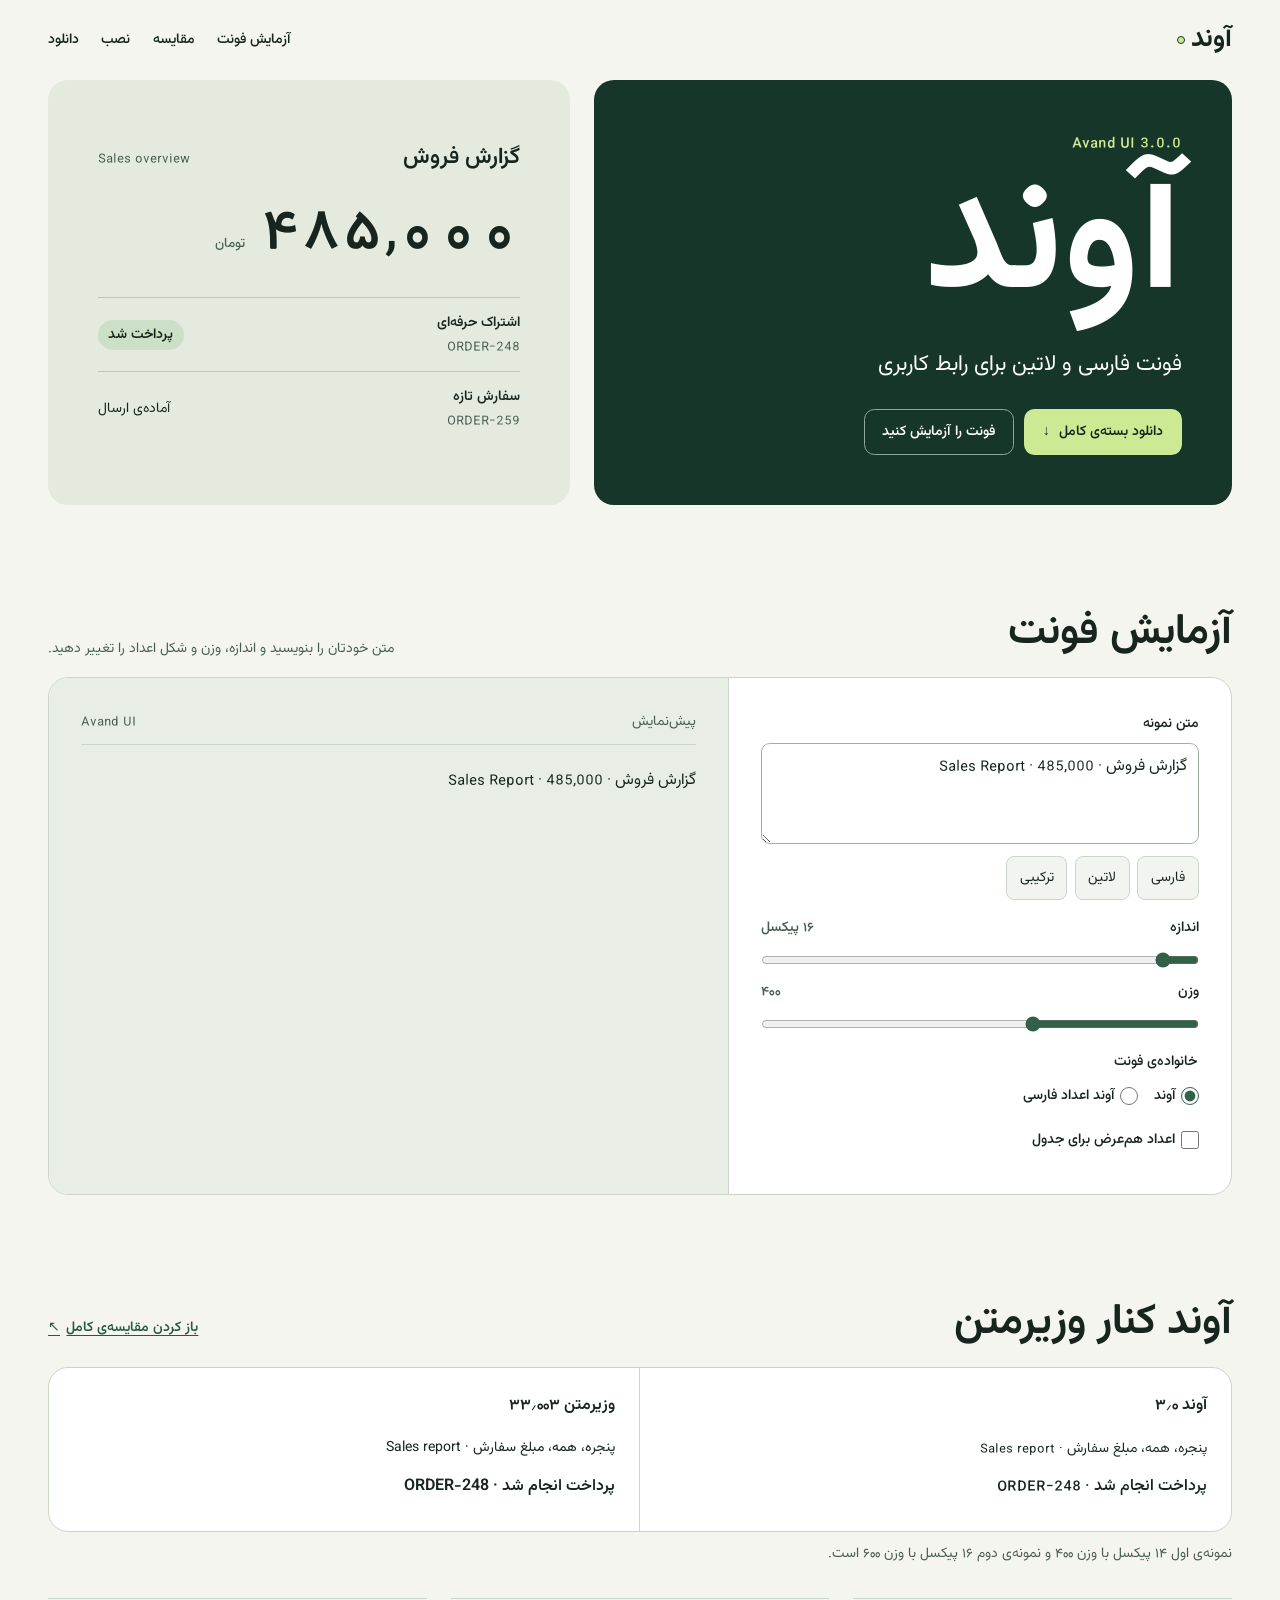
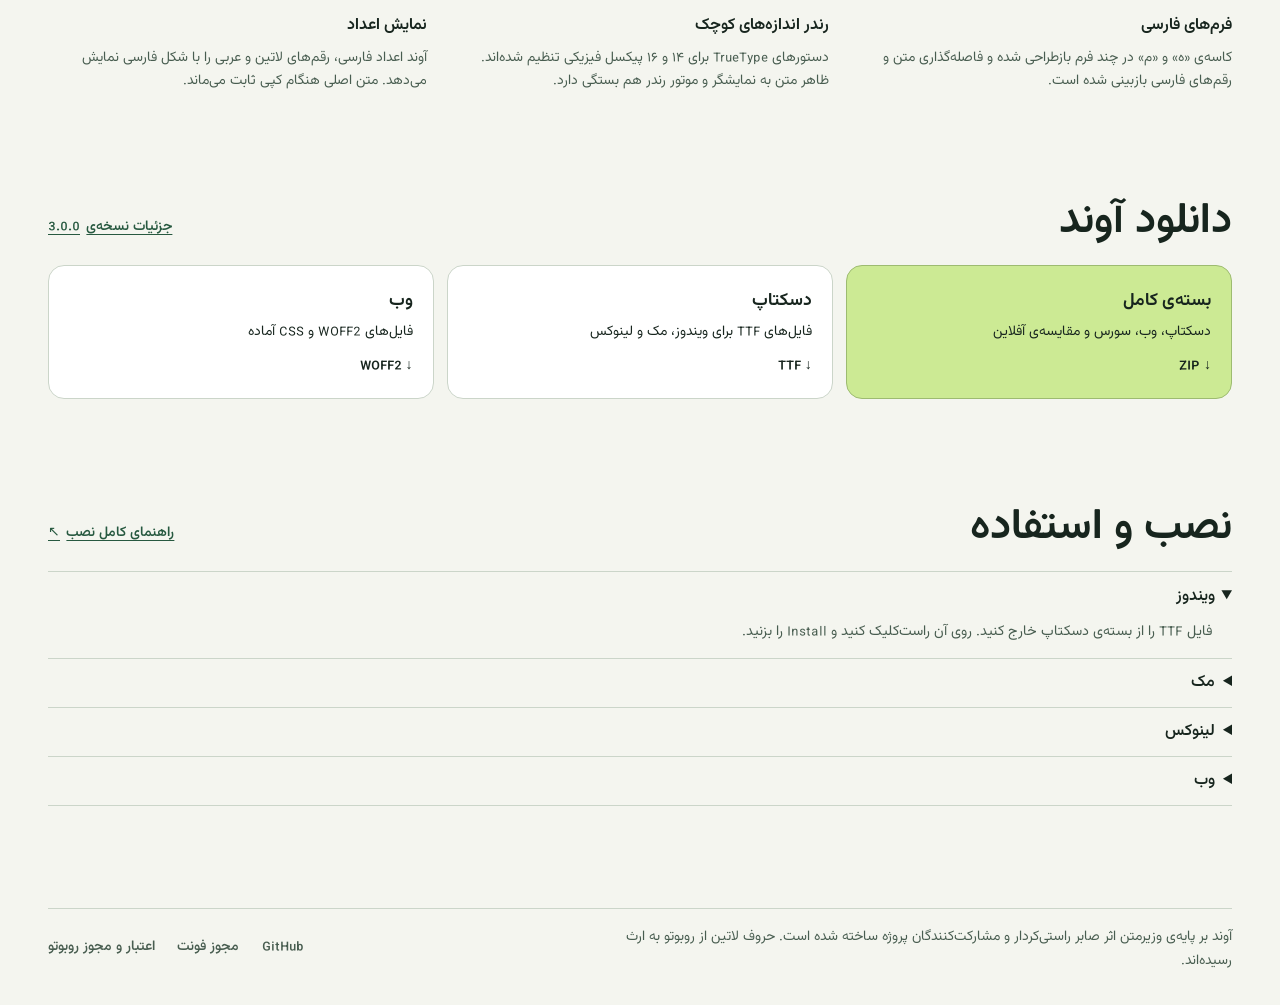
<file: index.html>
<!doctype html>
<html lang="fa" dir="rtl">
<head>
  <meta charset="utf-8">
  <meta name="viewport" content="width=device-width, initial-scale=1">
  <meta name="theme-color" content="#f4f5ef">
  <meta name="description" content="آوند، فونت فارسی و لاتین برای رابط کاربری. نمونه‌ها را مقایسه کنید و نسخه‌ی متغیر، ثابت یا اعداد فارسی را دانلود کنید.">
  <title>آوند | فونت فارسی و لاتین برای رابط کاربری</title>
  <link rel="preload" href="fonts/web/variable/AvandUI-Variable.woff2" as="font" type="font/woff2" crossorigin>
  <link rel="stylesheet" href="fonts/web/variable.css">
  <link rel="stylesheet" href="site/style.css">
  <script defer src="site/tester.js"></script>
</head>
<body>
  <a class="skip" href="#main">رفتن به محتوا</a>
  <header class="top wrap">
    <a class="wordmark" href="./" aria-label="آوند، خانه">آوند<span aria-hidden="true"></span></a>
    <nav aria-label="فهرست سایت">
      <a href="#tester">آزمایش فونت</a>
      <a href="#comparison">مقایسه</a>
      <a href="#install">نصب</a>
      <a href="#download">دانلود</a>
    </nav>
  </header>
  <main id="main" class="wrap">
    <section class="hero" aria-labelledby="hero-title">
      <div class="hero-copy">
        <p class="version"><bdi lang="en">Avand UI 3.0.0</bdi></p>
        <h1 id="hero-title">آوند</h1>
        <p>فونت فارسی و لاتین برای رابط کاربری</p>
        <div class="hero-actions">
          <a class="button solid" href="https://github.com/qmahmoudi74/vira/releases/download/v3.0.0/Avand-3.0.0.zip">دانلود بسته‌ی کامل <span aria-hidden="true">↓</span></a>
          <a class="button outline" href="#tester">فونت را آزمایش کنید</a>
        </div>
      </div>
      <div class="hero-proof" aria-label="نمونه‌ی کاربرد آوند در پنل فروش">
        <div class="proof-title">
          <p>گزارش فروش</p>
          <bdi lang="en">Sales overview</bdi>
        </div>
        <p class="proof-amount"><bdi dir="ltr">۴۸۵٬۰۰۰</bdi> <span>تومان</span></p>
        <div class="proof-order">
          <div><strong>اشتراک حرفه‌ای</strong><bdi lang="en">ORDER-248</bdi></div>
          <span class="state">پرداخت شد</span>
        </div>
        <div class="proof-order">
          <div><strong>سفارش تازه</strong><bdi lang="en">ORDER-259</bdi></div>
          <span>آماده‌ی ارسال</span>
        </div>
      </div>
    </section>

    <section id="tester" class="section" aria-labelledby="tester-title">
      <div class="section-heading">
        <h2 id="tester-title">آزمایش فونت</h2>
        <p>متن خودتان را بنویسید و اندازه، وزن و شکل اعداد را تغییر دهید.</p>
      </div>
      <div class="tester">
        <div class="tester-controls">
          <label for="sample">متن نمونه</label>
          <textarea id="sample" dir="auto" rows="3" maxlength="500">گزارش فروش · Sales Report · 485,000</textarea>
          <div class="presets" aria-label="متن‌های نمونه">
            <button type="button" data-example="persian">فارسی</button>
            <button type="button" data-example="latin">لاتین</button>
            <button type="button" data-example="mixed">ترکیبی</button>
          </div>
          <div class="sliders">
            <label for="size">اندازه <output id="size-output" for="size">۱۶ پیکسل</output></label>
            <input id="size" type="range" min="12" max="72" value="16">
            <label for="weight">وزن <output id="weight-output" for="weight">۴۰۰</output></label>
            <input id="weight" type="range" min="100" max="900" step="1" value="400">
          </div>
          <fieldset>
            <legend>خانواده‌ی فونت</legend>
            <label><input type="radio" name="family" value="Avand UI" checked> آوند</label>
            <label><input type="radio" name="family" value="Avand UI FaNum"> آوند اعداد فارسی</label>
          </fieldset>
          <label class="check"><input id="tabular" type="checkbox"> اعداد هم‌عرض برای جدول</label>
        </div>
        <div class="tester-stage">
          <div class="tester-meta"><span>پیش‌نمایش</span><bdi id="family-output" lang="en">Avand UI</bdi></div>
          <p id="render" dir="auto">گزارش فروش · Sales Report · 485,000</p>
        </div>
      </div>
    </section>

    <section id="comparison" class="section" aria-labelledby="comparison-title">
      <div class="section-heading">
        <h2 id="comparison-title">آوند کنار وزیرمتن</h2>
        <a class="text-link" href="Preview.html">باز کردن مقایسه‌ی کامل <span aria-hidden="true">↖</span></a>
      </div>
      <div class="proof-grid">
        <article class="comparison-card">
          <h3>آوند ۳٫۰</h3>
          <p class="px14">پنجره، همه، مبلغ سفارش · <bdi lang="en">Sales report</bdi></p>
          <p class="px16">پرداخت انجام شد · <bdi lang="en">ORDER-248</bdi></p>
        </article>
        <article class="comparison-card">
          <h3>وزیرمتن ۳۳٫۰۰۳</h3>
          <p class="px14 vazir">پنجره، همه، مبلغ سفارش · <bdi lang="en">Sales report</bdi></p>
          <p class="px16 vazir">پرداخت انجام شد · <bdi lang="en">ORDER-248</bdi></p>
        </article>
      </div>
      <p class="caption">نمونه‌ی اول ۱۴ پیکسل با وزن ۴۰۰ و نمونه‌ی دوم ۱۶ پیکسل با وزن ۶۰۰ است.</p>
      <div class="changes">
        <article><h3>فرم‌های فارسی</h3><p>کاسه‌ی «ه» و «م» در چند فرم بازطراحی شده و فاصله‌گذاری متن و رقم‌های فارسی بازبینی شده است.</p></article>
        <article><h3>رندر اندازه‌های کوچک</h3><p>دستورهای TrueType برای ۱۴ و ۱۶ پیکسل فیزیکی تنظیم شده‌اند. ظاهر متن به نمایشگر و موتور رندر هم بستگی دارد.</p></article>
        <article><h3>نمایش اعداد</h3><p>آوند اعداد فارسی، رقم‌های لاتین و عربی را با شکل فارسی نمایش می‌دهد. متن اصلی هنگام کپی ثابت می‌ماند.</p></article>
      </div>
    </section>

    <section id="download" class="section download" aria-labelledby="download-title">
      <div class="section-heading">
        <h2 id="download-title">دانلود آوند</h2>
        <a class="text-link" href="https://github.com/qmahmoudi74/vira/releases/tag/v3.0.0">جزئیات نسخه‌ی <bdi lang="en">3.0.0</bdi></a>
      </div>
      <div class="downloads">
        <a class="download-card featured" href="https://github.com/qmahmoudi74/vira/releases/download/v3.0.0/Avand-3.0.0.zip">
          <strong>بسته‌ی کامل</strong><span>دسکتاپ، وب، سورس و مقایسه‌ی آفلاین</span><span class="file-type" lang="en">ZIP ↓</span>
        </a>
        <a class="download-card" href="https://github.com/qmahmoudi74/vira/releases/download/v3.0.0/Avand-3.0.0-Desktop.zip">
          <strong>دسکتاپ</strong><span>فایل‌های TTF برای ویندوز، مک و لینوکس</span><span class="file-type" lang="en">TTF ↓</span>
        </a>
        <a class="download-card" href="https://github.com/qmahmoudi74/vira/releases/download/v3.0.0/Avand-3.0.0-Web.zip">
          <strong>وب</strong><span>فایل‌های WOFF2 و CSS آماده</span><span class="file-type" lang="en">WOFF2 ↓</span>
        </a>
      </div>
    </section>

    <section class="section install" id="install" aria-labelledby="install-title">
      <div class="section-heading">
        <h2 id="install-title">نصب و استفاده</h2>
        <a class="text-link" href="https://github.com/qmahmoudi74/vira/blob/main/docs/INSTALL.md">راهنمای کامل نصب <span aria-hidden="true">↖</span></a>
      </div>
      <div class="install-list">
        <details open><summary>ویندوز</summary><p>فایل TTF را از بسته‌ی دسکتاپ خارج کنید. روی آن راست‌کلیک کنید و <bdi lang="en">Install</bdi> را بزنید.</p></details>
        <details><summary>مک</summary><p>فایل TTF را در <bdi lang="en">Font Book</bdi> باز کنید و گزینه‌ی نصب را بزنید.</p></details>
        <details><summary>لینوکس</summary><p>فایل TTF را در نمایشگر فونت نصب کنید یا آن را در <bdi><code>~/.local/share/fonts</code></bdi> بگذارید و <bdi><code>fc-cache -f</code></bdi> را اجرا کنید.</p></details>
        <details><summary>وب</summary><p>پوشه‌ی <bdi><code>fonts/web</code></bdi> را کپی کنید. برای فونت متغیر <bdi><code>variable.css</code></bdi> و برای وزن‌های ثابت <bdi><code>static.css</code></bdi> را بارگذاری کنید.</p></details>
      </div>
    </section>
  </main>
  <footer class="wrap footer">
    <p>آوند بر پایه‌ی وزیرمتن اثر صابر راستی‌کردار و مشارکت‌کنندگان پروژه ساخته شده است. حروف لاتین از روبوتو به ارث رسیده‌اند.</p>
    <nav aria-label="پیوندهای پروژه">
      <a href="https://github.com/qmahmoudi74/vira"><bdi lang="en">GitHub</bdi></a>
      <a href="OFL.txt">مجوز فونت</a>
      <a href="licenses/NOTICE.txt">اعتبار و مجوز روبوتو</a>
    </nav>
  </footer>
</body>
</html>
</file>
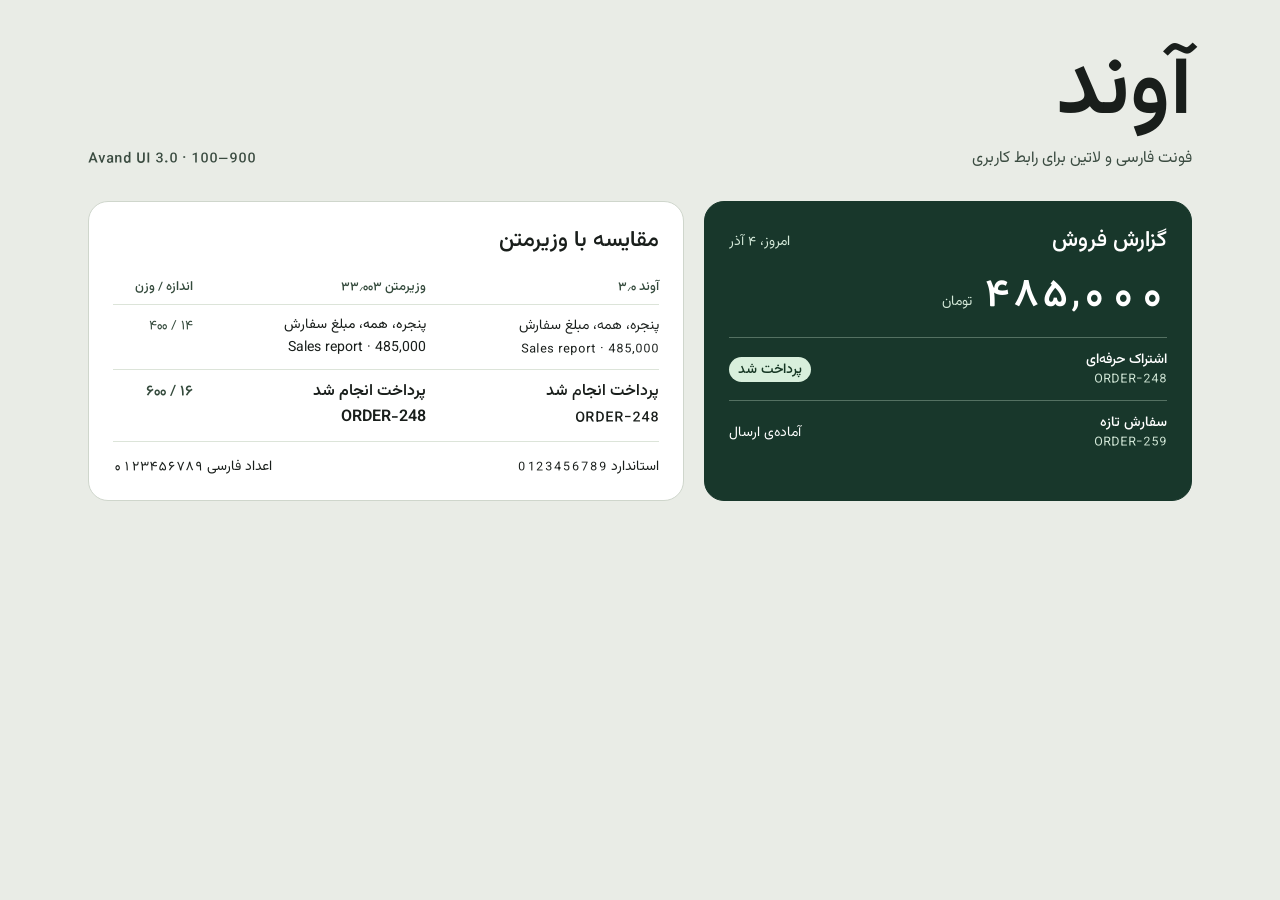
<file: specimen/readme.html>
<!doctype html>
<html lang="fa" dir="rtl">
<head>
  <meta charset="utf-8">
  <meta name="viewport" content="width=device-width, initial-scale=1">
  <title>آوند ۳٫۰ — نمونه‌ی رابط کاربری</title>
  <link rel="stylesheet" href="../fonts/web/variable.css">
  <style>
    @font-face{font-family:Vazirmatn;src:url("assets/Vazirmatn-33.003.woff2") format("woff2");font-weight:100 900}
    :root{font-family:"Avand UI",sans-serif;color:#191e1b;background:#e9ece6;font-synthesis:none}
    *{box-sizing:border-box}
    body{margin:0}
    main{width:min(100%,1200px);margin:auto;padding:48px}
    h1,h2,h3,p{margin:0}
    .hero{display:flex;justify-content:space-between;align-items:end;gap:20px;margin-bottom:32px}
    .hero h1{font-size:88px;font-weight:700;line-height:1}
    .hero p{font-size:16px;color:#3a4b40;margin-top:12px}
    .version{font-size:16px;color:#3a4b40;font-weight:600}
    .grid{display:grid;grid-template-columns:0.9fr 1.1fr;gap:20px}
    .panel{border-radius:20px;background:#fff;padding:24px;border:1px solid #cfd6cc}
    .orders{background:#18372b;border-color:#18372b;color:#fff}
    .orders header{display:flex;justify-content:space-between;gap:8px;align-items:center;margin-bottom:12px}
    .orders header p{font-size:14px;color:#d4e9d9}
    .orders h2,.proof h2{font-size:22px;font-weight:650;line-height:1.4}
    .total{font:650 42px/1.25 "Avand UI FaNum",sans-serif;margin-block:6px 16px;font-variant-numeric:tabular-nums}
    .total small{font:400 14px "Avand UI",sans-serif;color:#d4e9d9}
    .order{display:flex;justify-content:space-between;gap:16px;padding:12px 0;border-top:1px solid #547162;font-size:14px;align-items:center}
    .order strong{font-weight:600;display:block}
    .order bdi{color:#d4e9d9}
    .tag{background:#d8efdc;color:#163724;border-radius:99px;padding:3px 9px;white-space:nowrap;font-weight:600}
    .proof table{border-collapse:collapse;width:100%;margin-block:12px 8px;table-layout:fixed}
    .proof th,.proof td{text-align:start;vertical-align:top;border-bottom:1px solid #dce4d9;padding:9px 0 9px 8px}
    .proof th{font-size:13px;font-weight:600;color:#344a3c}
    .proof td{font-size:14px;line-height:1.65}
    .proof tr.medium td{font-size:16px;font-weight:600}
    .proof td:nth-child(2){font-family:Vazirmatn,sans-serif}
    .proof th:last-child,.proof td:last-child{width:80px;color:#344a3c}
    .digits{display:flex;justify-content:space-between;gap:10px;margin-top:15px;font-size:14px}
    .digits bdi{font-variant-numeric:tabular-nums}
    .fanum{font-family:"Avand UI FaNum",sans-serif}
    @media(max-width:760px){main{padding:24px}.grid{grid-template-columns:1fr}.hero h1{font-size:64px}}
  </style>
</head>
<body>
  <main>
    <header class="hero">
      <div><h1>آوند</h1><p>فونت فارسی و لاتین برای رابط کاربری</p></div>
      <bdi class="version" lang="en">Avand UI 3.0 · 100–900</bdi>
    </header>
    <div class="grid">
      <section class="panel orders" aria-label="نمونه‌ی رابط کاربری">
        <header><h2>گزارش فروش</h2><p>امروز، ۴ آذر</p></header>
        <p class="total"><bdi dir="ltr">۴۸۵٬۰۰۰</bdi> <small>تومان</small></p>
        <div class="order">
          <div><strong>اشتراک حرفه‌ای</strong><bdi lang="en">ORDER-248</bdi></div>
          <span class="tag">پرداخت شد</span>
        </div>
        <div class="order">
          <div><strong>سفارش تازه</strong><bdi lang="en">ORDER-259</bdi></div>
          <span>آماده‌ی ارسال</span>
        </div>
      </section>
      <section class="panel proof" aria-label="مقایسه‌ی آوند و وزیرمتن">
        <h2>مقایسه با وزیرمتن</h2>
        <table>
          <thead><tr><th>آوند ۳٫۰</th><th>وزیرمتن ۳۳٫۰۰۳</th><th>اندازه / وزن</th></tr></thead>
          <tbody>
            <tr><td>پنجره، همه، مبلغ سفارش<br><bdi lang="en">Sales report · 485,000</bdi></td><td>پنجره، همه، مبلغ سفارش<br><bdi lang="en">Sales report · 485,000</bdi></td><td>۱۴ / ۴۰۰</td></tr>
            <tr class="medium"><td>پرداخت انجام شد<br><bdi lang="en">ORDER-248</bdi></td><td>پرداخت انجام شد<br><bdi lang="en">ORDER-248</bdi></td><td>۱۶ / ۶۰۰</td></tr>
          </tbody>
        </table>
        <div class="digits">
          <p>استاندارد <bdi dir="ltr">0123456789</bdi></p>
          <p>اعداد فارسی <bdi class="fanum" dir="ltr">0123456789</bdi></p>
        </div>
      </section>
    </div>
  </main>
</body>
</html>
</file>
<file: fonts/web/variable.css>
@font-face {
  font-family: "Avand UI";
  src: url("variable/AvandUI-Variable.woff2") format("woff2");
  font-style: normal;
  font-weight: 100 900;
  font-display: swap;
}

@font-face {
  font-family: "Avand UI FaNum";
  src: url("variable/AvandUIFaNum-Variable.woff2") format("woff2");
  font-style: normal;
  font-weight: 100 900;
  font-display: swap;
}
</file>
<file: site/style.css>
@font-face {
  font-family: Vazirmatn;
  src: url("../specimen/assets/Vazirmatn-33.003.woff2") format("woff2");
  font-weight: 100 900;
  font-display: swap;
}

:root {
  color-scheme: light;
  font: 400 16px/1.7 "Avand UI", sans-serif;
  font-synthesis: none;
  --text: #17251e;
  --muted: #485d50;
  --paper: #f4f5ef;
  --white: #fff;
  --green: #16362a;
  --acid: #ccea94;
  --border: #cbd5c9;
  --radius: 1.25rem;
  color: var(--text);
  background: var(--paper);
}

* { box-sizing: border-box; }
body { margin: 0; }
h1, h2, h3, p { margin: 0; }
a { color: inherit; }
bdi { unicode-bidi: isolate; }
button, input, textarea { font: inherit; }
button, summary, input[type="range"], input[type="checkbox"], input[type="radio"] { cursor: pointer; }
input { accent-color: #316149; }
:focus-visible { outline: 2px solid #316149; outline-offset: 4px; }
[id] { scroll-margin-block-start: 1rem; }
.wrap { width: min(100% - 3rem, 74rem); margin-inline: auto; }
.skip { position: absolute; inset-block-start: 0; inset-inline-start: 1rem; transform: translateY(-130%); background: var(--white); padding: .5rem 1rem; z-index: 2; }
.skip:focus { transform: translateY(.5rem); }

.top, .footer, .top nav, .footer nav {
  display: flex;
  align-items: center;
  gap: .4rem 1.4rem;
  flex-wrap: wrap;
}
.top { justify-content: space-between; min-height: 5rem; padding-block: .7rem; }
.top a, .footer a { display: inline-flex; align-items: center; min-height: 2.75rem; text-decoration: none; }
.top nav a, .footer nav a { font-size: .875rem; font-weight: 630; }
.top nav a:hover, .footer nav a:hover { text-decoration: underline; }
.wordmark { font-size: 1.65rem; font-weight: 780; gap: .35rem; }
.wordmark span { width: .55rem; height: .55rem; border: 1px solid var(--green); border-radius: 50%; background: var(--acid); }

.hero {
  display: grid;
  grid-template-columns: 1.1fr .9fr;
  gap: 1.5rem;
  align-items: stretch;
}
.hero-copy, .hero-proof { min-width: 0; border-radius: var(--radius); padding: clamp(1.5rem, 4vw, 3.125rem); }
.hero-copy { display: flex; flex-direction: column; justify-content: center; background: var(--green); color: var(--white); }
.hero-copy h1 { font-size: clamp(5rem, 13vw, 10.5rem); line-height: 1; font-weight: 760; margin-block: .4rem 1rem; }
.hero-copy > p:not(.version) { font-size: clamp(1rem, 2.7vw, 1.375rem); }
.version { color: var(--acid); font-weight: 600; font-variant-numeric: tabular-nums; }
.hero-actions { display: flex; flex-wrap: wrap; gap: .65rem; margin-top: 1.6rem; }
.button { display: inline-flex; align-items: center; gap: .6rem; min-height: 2.875rem; padding: .4rem 1.1rem; border: 1px solid transparent; border-radius: .65rem; text-decoration: none; font-size: .875rem; font-weight: 650; }
.button:focus-visible { outline-color: var(--acid); }
.solid { color: var(--text); background: var(--acid); }
.solid:hover { background: #def4b5; }
.outline { border-color: #8ea99a; }
.outline:hover { background: #244b39; }

.hero-proof { background: #e4eade; display: flex; flex-direction: column; justify-content: center; }
.proof-title, .proof-order { display: flex; align-items: center; gap: .75rem; justify-content: space-between; }
.proof-title p { font-weight: 680; font-size: clamp(1.05rem, 2.1vw, 1.4rem); }
.proof-title bdi, .proof-order bdi { color: var(--muted); font-size: .875rem; }
.proof-amount { font-size: clamp(2rem, 5vw, 3.75rem); line-height: 1.3; font-weight: 650; font-family: "Avand UI FaNum", sans-serif; font-variant-numeric: tabular-nums; margin-block: 1rem 1.6rem; }
.proof-amount span { font: 500 .85rem "Avand UI", sans-serif; color: var(--muted); }
.proof-order { border-block-start: 1px solid #b9c7b8; padding-block: .8rem; font-size: .875rem; }
.proof-order strong { display: block; font-weight: 650; }
.state { border-radius: 2rem; padding: .2rem .65rem; background: #cbe0c6; white-space: nowrap; font-weight: 650; }

.section { margin-block: clamp(3rem, 8vw, 6.5rem); }
.section-heading { display: flex; align-items: end; justify-content: space-between; flex-wrap: wrap; gap: .5rem 1.5rem; margin-block-end: 1.05rem; }
h2 { font-size: clamp(1.6rem, 4vw, 2.65rem); font-weight: 730; line-height: 1.25; }
.section-heading p, .caption { color: var(--muted); font-size: .875rem; }
.text-link { color: #275940; font-weight: 650; font-size: .875rem; text-underline-offset: .25em; display: inline-flex; align-items: center; gap: .4rem; min-height: 2.75rem; }

.tester { display: grid; grid-template-columns: minmax(18rem, .85fr) minmax(0, 1.15fr); border: 1px solid var(--border); border-radius: var(--radius); overflow: hidden; background: var(--white); }
.tester-controls, .tester-stage { min-width: 0; padding: clamp(1rem, 3vw, 2rem); }
.tester-controls label, .tester-controls legend { font-size: .875rem; font-weight: 630; }
.tester-controls textarea { display: block; width: 100%; resize: vertical; min-height: 5rem; padding: .55rem .7rem; margin-top: .35rem; border: 1px solid #a0b1a2; border-radius: .55rem; color: var(--text); background: var(--white); }
.presets { display: flex; flex-wrap: wrap; gap: .45rem; margin-block: .75rem 1rem; }
.presets button { border: 1px solid var(--border); border-radius: .5rem; background: #f2f5ef; color: var(--text); min-height: 2.75rem; padding: .2rem .8rem; font-size: .875rem; }
.presets button:hover { background: #e4eade; }
.sliders { display: grid; gap: .25rem; }
.sliders label { display: flex; align-items: center; justify-content: space-between; }
.sliders input { margin: 0; width: 100%; min-height: 2rem; }
.sliders output { color: var(--muted); }
fieldset { display: flex; flex-wrap: wrap; gap: .25rem 1rem; border: 0; margin: .65rem 0 0; padding: 0; }
fieldset label, .check { display: flex; align-items: center; gap: .4rem; min-height: 2.75rem; }
.tester-controls input[type="radio"], .tester-controls input[type="checkbox"] { width: 1.1rem; height: 1.1rem; margin: 0; }
.tester-stage { background: #e8eee5; border-inline-start: 1px solid var(--border); }
.tester-meta { display: flex; gap: .5rem; justify-content: space-between; padding-bottom: .65rem; color: var(--muted); border-bottom: 1px solid var(--border); font-size: .875rem; }
#render { font: var(--sample-weight, 400) var(--sample-size, 16px)/1.55 var(--sample-family, "Avand UI"), sans-serif; white-space: pre-wrap; overflow-wrap: anywhere; margin-top: 1.5rem; }
#render.tabular { font-variant-numeric: tabular-nums; }

.proof-grid { display: grid; grid-template-columns: repeat(2, minmax(0, 1fr)); border: 1px solid var(--border); background: var(--white); border-radius: var(--radius); }
.comparison-card { padding: clamp(.85rem, 3vw, 1.5rem); min-width: 0; overflow-wrap: anywhere; }
.comparison-card + .comparison-card { border-inline-start: 1px solid var(--border); }
.comparison-card h3 { font-size: 1rem; font-weight: 700; margin-bottom: .7rem; }
.comparison-card p { padding-block: .4rem; }
.px14 { font-size: 14px; font-weight: 400; }
.px16 { font-size: 16px; font-weight: 600; }
.vazir { font-family: Vazirmatn, sans-serif; }
.caption { margin-top: .65rem; }
.changes { display: grid; grid-template-columns: repeat(3, minmax(0, 1fr)); gap: 1.5rem; margin-block-start: 2rem; }
.changes article { border-block-start: 1px solid var(--border); padding-block-start: .8rem; }
.changes h3 { font-size: 1rem; font-weight: 700; margin-block-end: .4rem; }
.changes p { font-size: .875rem; color: var(--muted); }

.downloads { display: grid; grid-template-columns: repeat(3, minmax(0, 1fr)); gap: .85rem; }
.download-card { display: grid; grid-template-rows: auto 1fr auto; gap: .25rem; padding: 1.25rem; border: 1px solid var(--border); border-radius: 1rem; background: var(--white); text-decoration: none; }
.download-card:hover { border-color: #577461; background: #edf4e9; }
.download-card.featured { background: var(--acid); border-color: #9dbb71; }
.download-card.featured:hover { background: #def4b5; }
.download-card strong { font-size: 1.1rem; font-weight: 720; }
.download-card span { font-size: .875rem; }
.download-card .file-type { justify-self: start; direction: ltr; margin-top: .4rem; font-weight: 700; }
.install-list { border-block-start: 1px solid var(--border); }
.install-list details { border-block-end: 1px solid var(--border); }
.install-list summary { font-weight: 650; padding-block: .65rem; min-height: 2.75rem; }
.install-list details p { font-size: .9rem; color: var(--muted); padding: 0 1.2rem .8rem 0; }
.footer { display: flex; align-items: start; justify-content: space-between; padding-block: 1rem 2rem; border-block-start: 1px solid var(--border); color: var(--muted); }
.footer p { font-size: .875rem; max-width: 38rem; }

@media (max-width: 800px) {
  .hero { grid-template-columns: 1fr; gap: .85rem; }
  .tester { grid-template-columns: 1fr; }
  .tester-stage { min-height: 10rem; border-inline-start: 0; border-block-start: 1px solid var(--border); }
  .section-heading { align-items: start; }
}
@media (max-width: 590px) {
  .wrap { width: calc(100% - 1.5rem); }
  .top { display: block; min-height: auto; }
  .top nav { gap: .25rem 1rem; }
  .top nav a { font-size: .82rem; }
  .changes, .downloads { grid-template-columns: 1fr; gap: .75rem; }
}
</file>
